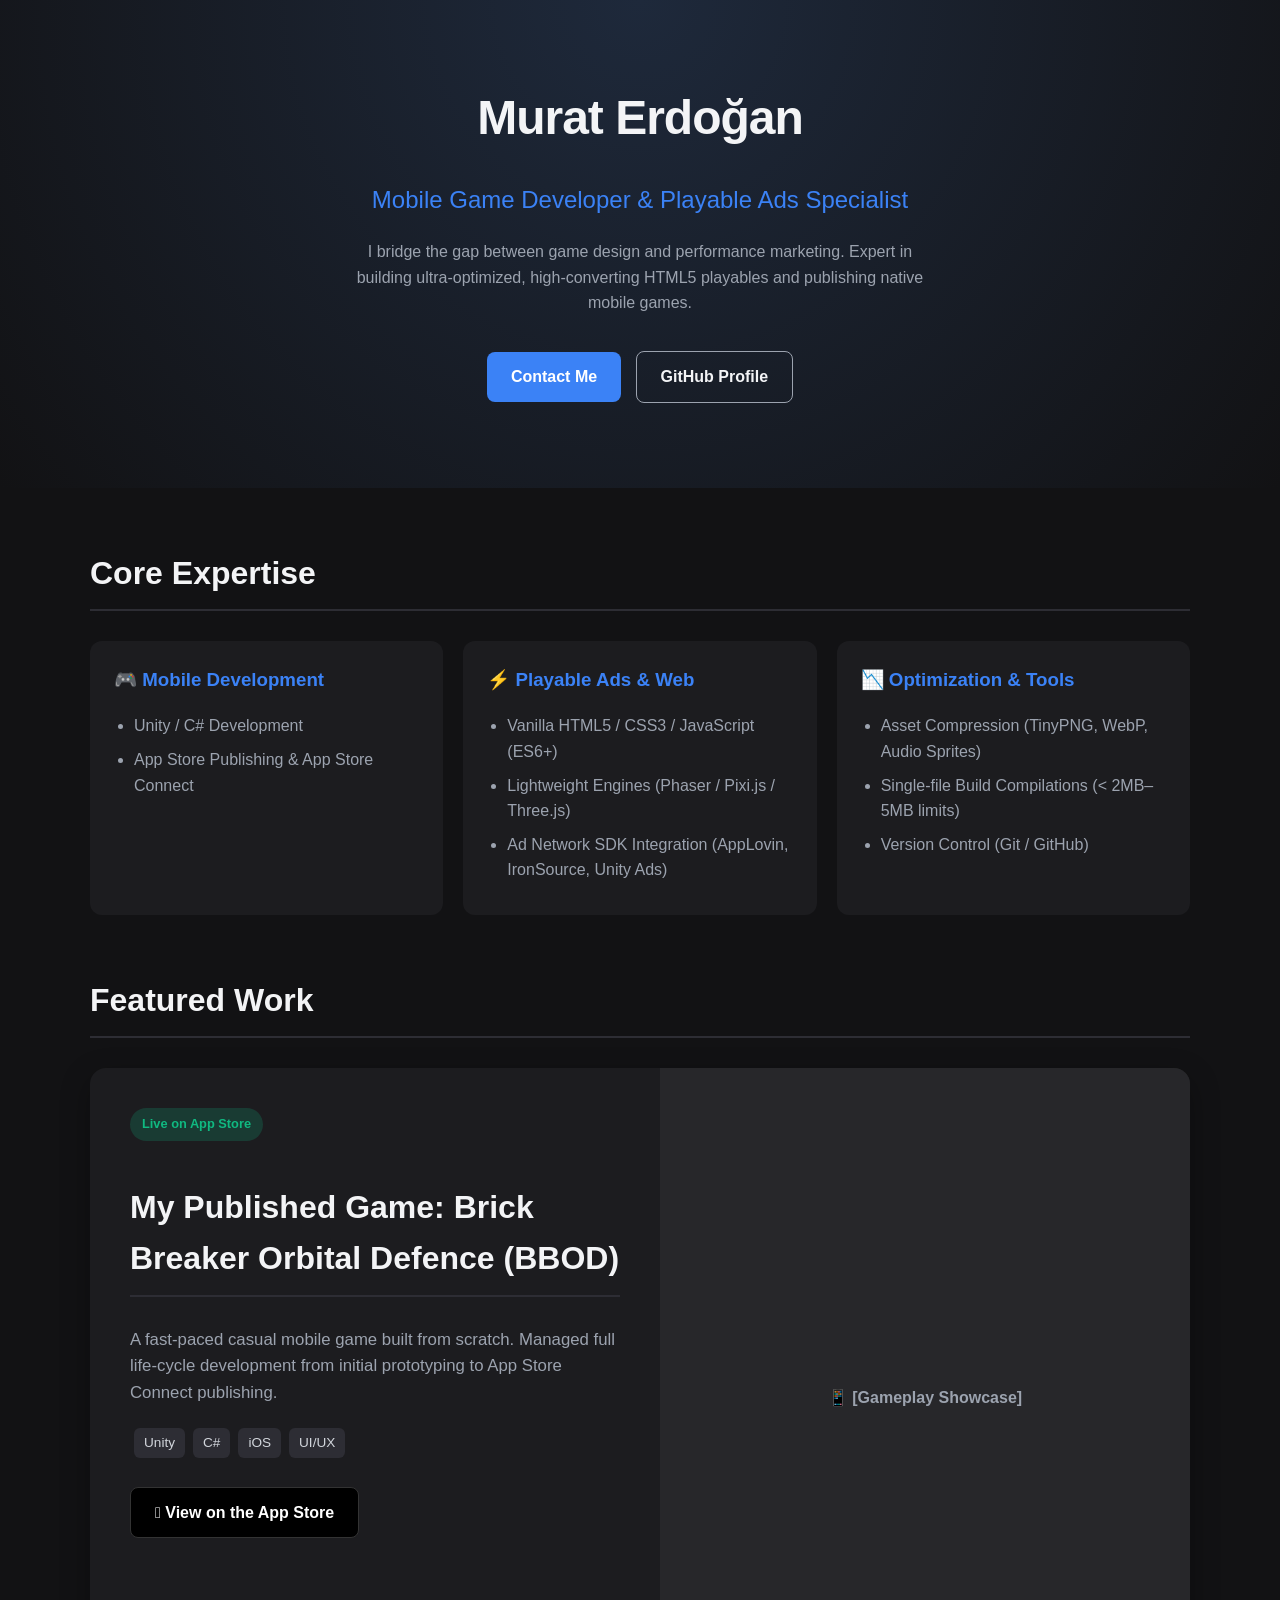
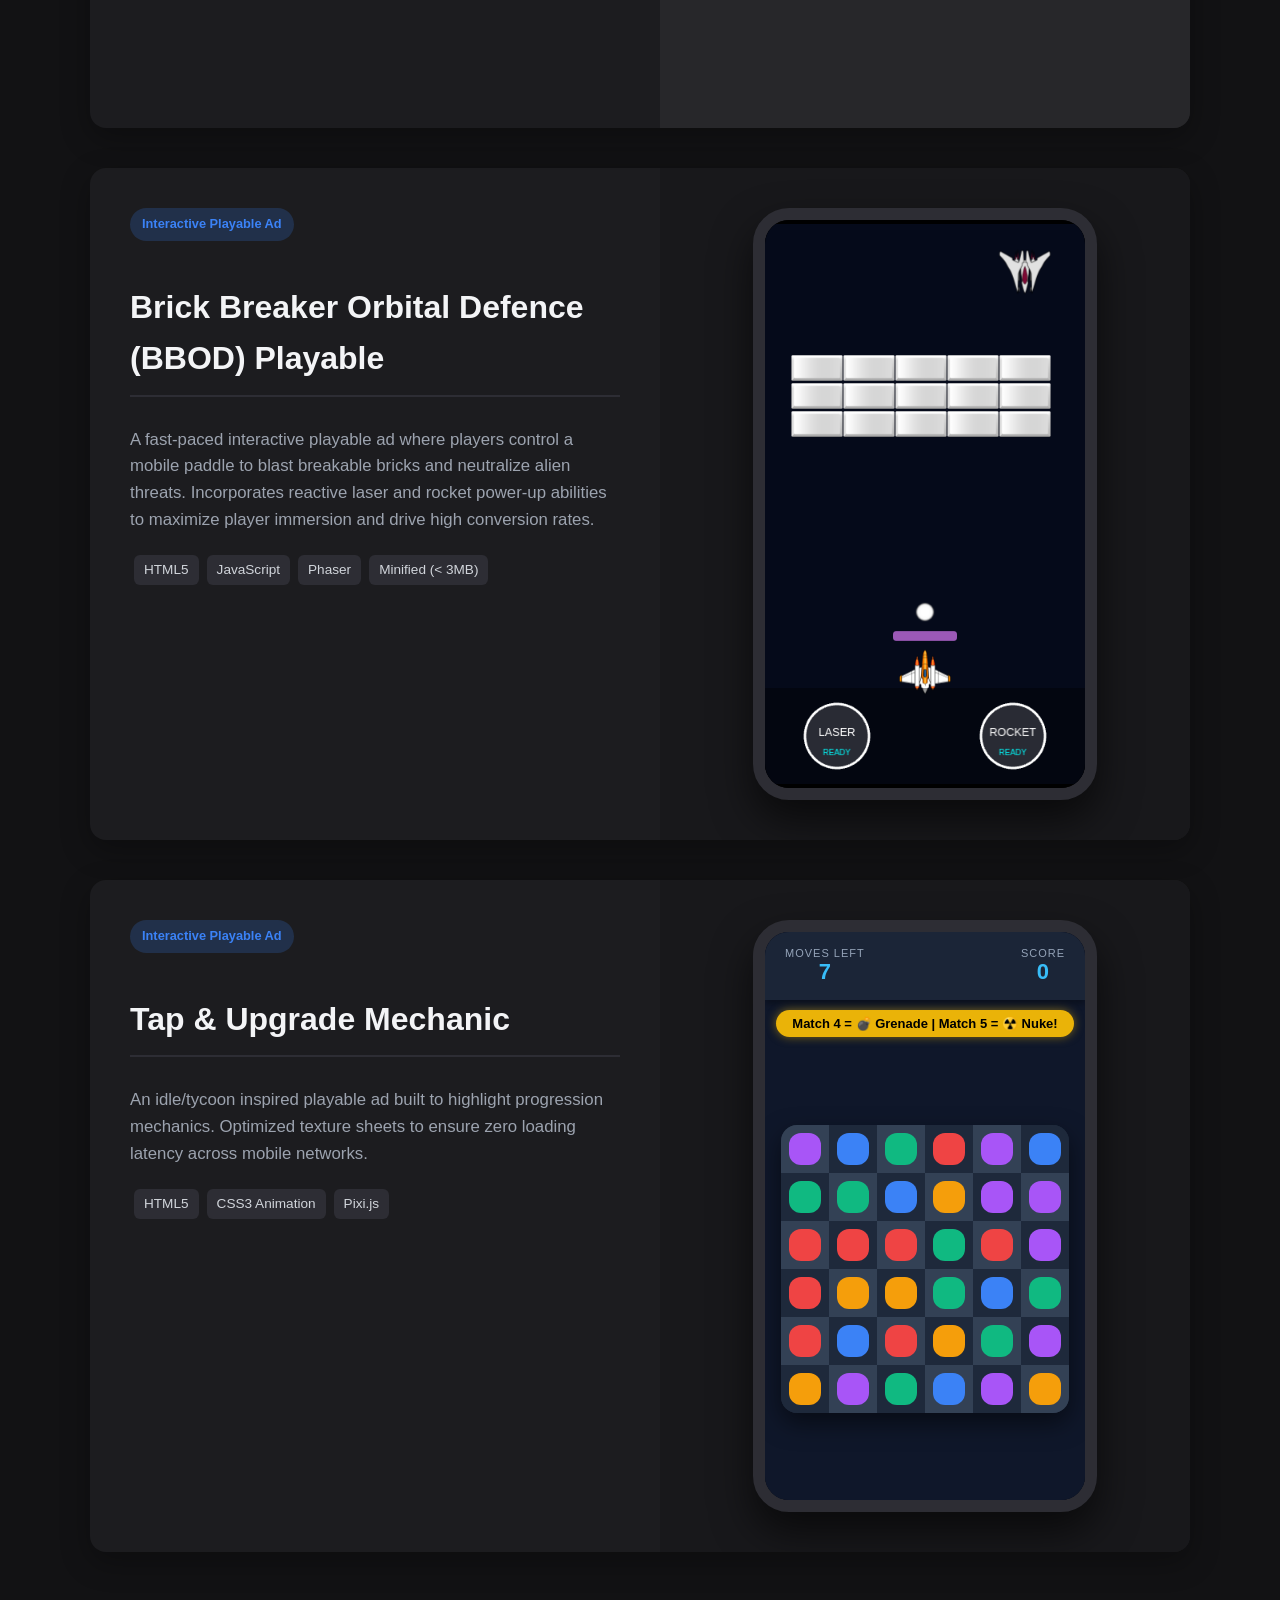
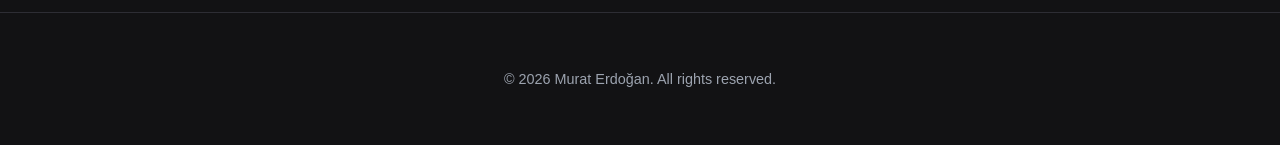
<file: index.html>
<!DOCTYPE html>
<html lang="en">
<head>
    <meta charset="UTF-8">
    <meta name="viewport" content="width=device-width, initial-scale=1.0">
    <title> Murat Erdoğan | Interactive & Playable Ads Developer</title>
    <link rel="stylesheet" href="style.css">
</head>
<body>

    <!-- Hero Header Section -->
    <header class="hero">
        <h1> Murat Erdoğan </h1>
        <p class="subtitle">Mobile Game Developer & Playable Ads Specialist</p>
        <p class="bio">I bridge the gap between game design and performance marketing. Expert in building ultra-optimized, high-converting HTML5 playables and publishing native mobile games.</p>
        <div class="hero-links">
            <a href="mailto:mur4t3rdogan1999@gmail.com" class="btn primary-btn">Contact Me</a>
            <a href="https://github.com" target="_blank" class="btn secondary-btn">GitHub Profile</a>
        </div>
    </header>

    <!-- Core Skills Matrix Section -->
    <section class="skills-section">
        <h2>Core Expertise</h2>
        <div class="skills-grid">
            <div class="skill-category">
                <h3>🎮 Mobile Development</h3>
                <ul>
                    <li>Unity / C# Development</li>
                    <li>App Store Publishing & App Store Connect</li>
                </ul>
            </div>
            <div class="skill-category">
                <h3>⚡ Playable Ads & Web</h3>
                <ul>
                    <li>Vanilla HTML5 / CSS3 / JavaScript (ES6+)</li>
                    <li>Lightweight Engines (Phaser / Pixi.js / Three.js)</li>
                    <li>Ad Network SDK Integration (AppLovin, IronSource, Unity Ads)</li>
                </ul>
            </div>
            <div class="skill-category">
                <h3>📉 Optimization & Tools</h3>
                <ul>
                    <li>Asset Compression (TinyPNG, WebP, Audio Sprites)</li>
                    <li>Single-file Build Compilations (< 2MB–5MB limits)</li>
                    <li>Version Control (Git / GitHub)</li>
                </ul>
            </div>
        </div>
    </section>

    <!-- Main Portfolio Showcase -->
    <section class="portfolio-section">
        <h2>Featured Work</h2>
        
        <div class="portfolio-container">
            
            <!-- App Store Game Highlight -->
            <div class="work-card app-card">
                <div class="card-info">
                    <span class="badge live-badge">Live on App Store</span>
                    <h2>My Published Game: Brick Breaker Orbital Defence (BBOD)</h2>
                    <p class="project-desc">A fast-paced casual mobile game built from scratch. Managed full life-cycle development from initial prototyping to App Store Connect publishing.</p>
                    <div class="tech-tags">
                        <span>Unity</span><span>C#</span><span>iOS</span><span>UI/UX</span>
                    </div>
                    <a href="https://apps.apple.com/tr/app/bbod/id6756983548?l=tr" target="_blank" class="store-btn">
                         View on the App Store
                    </a>
                </div>
                <!-- Optional: You can put a gameplay screenshot or video loop iframe here -->
                <div class="card-visual dummy-screenshot">
                    <div class="mock-gameplay">📱 [Gameplay Showcase]</div>
                </div>
            </div>

            <!-- Playable Ad Showcase 1 -->
            <div class="work-card playable-card">
                <div class="card-info">
                    <span class="badge playable-badge">Interactive Playable Ad</span>
                    <h2>Brick Breaker Orbital Defence (BBOD) Playable</h2>
                    <p class="project-desc">A fast-paced interactive playable ad where players control a mobile paddle to blast breakable bricks and neutralize alien threats. Incorporates reactive laser and rocket power-up abilities to maximize player immersion and drive high conversion rates.</p>
                    <div class="tech-tags">
                        <span>HTML5</span><span>JavaScript</span><span>Phaser</span><span>Minified (< 3MB)</span>
                    </div>
                </div>
                <div class="card-visual">
                    <div class="phone-frame">
                        <!-- Points to your local playable directory -->
                        <iframe src="playable_brick_breaker_v3.html" frameborder="0" scrolling="no"></iframe>
                    </div>
                </div>
            </div>

            <!-- Playable Ad Showcase 2 -->
            <div class="work-card playable-card">
                <div class="card-info">
                    <span class="badge playable-badge">Interactive Playable Ad</span>
                    <h2>Tap & Upgrade Mechanic</h2>
                    <p class="project-desc">An idle/tycoon inspired playable ad built to highlight progression mechanics. Optimized texture sheets to ensure zero loading latency across mobile networks.</p>
                    <div class="tech-tags">
                        <span>HTML5</span><span>CSS3 Animation</span><span>Pixi.js</span>
                    </div>
                </div>
                <div class="card-visual">
                    <div class="phone-frame">
                        <!-- Points to your second playable directory -->
                        <iframe src="match3core_playable.html" frameborder="0" scrolling="no"></iframe>
                    </div>
                </div>
            </div>

        </div>
    </section>

    <!-- Footer -->
    <footer>
        <p>&copy; 2026 Murat Erdoğan. All rights reserved.</p>
    </footer>

</body>
</html>
</file>
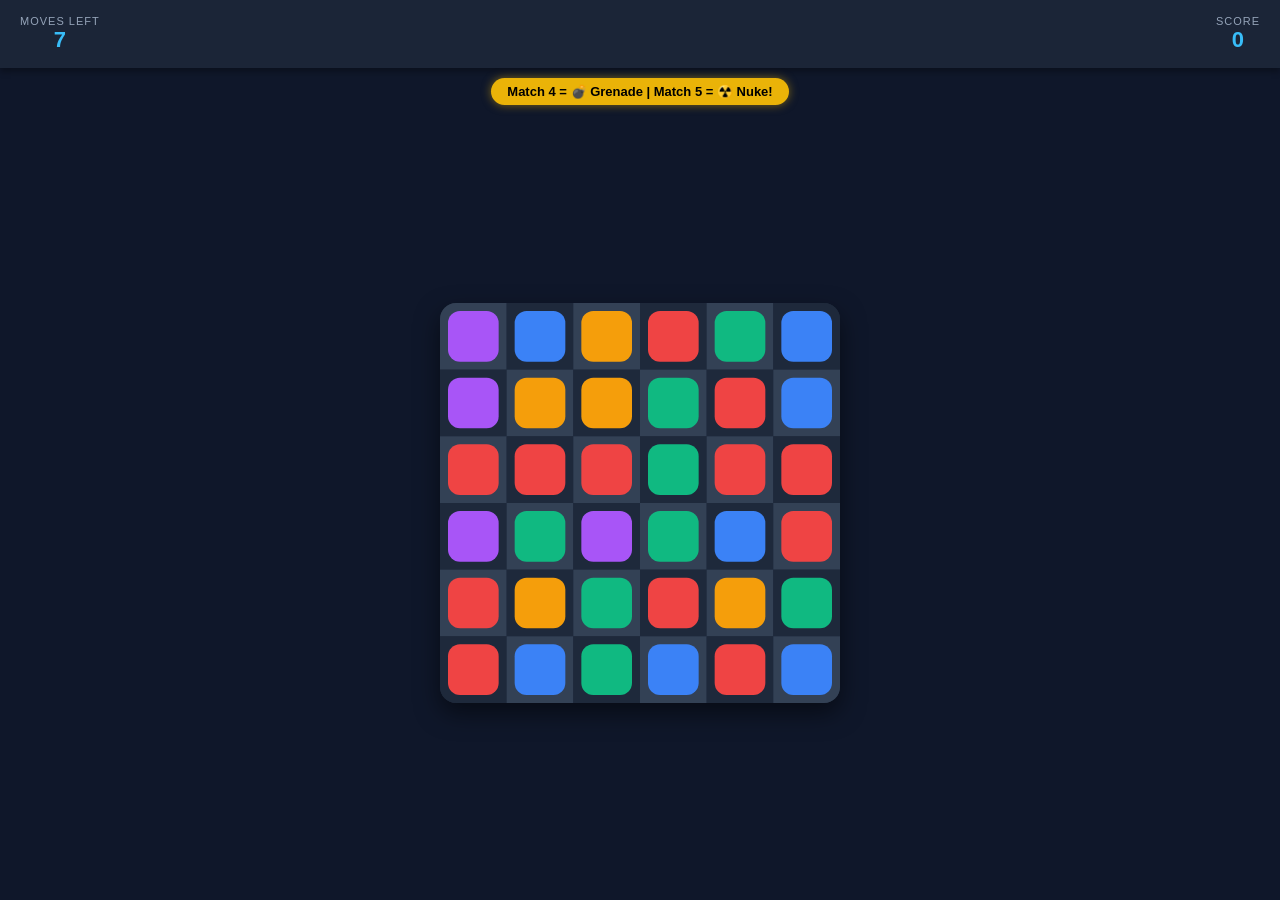
<file: match3core_playable.html>
<!DOCTYPE html>
<html lang="en">
<head>
    <meta charset="UTF-8">
    <meta name="viewport" content="width=device-width, initial-scale=1.0, maximum-scale=1.0, user-scalable=no">
    <title>Match 3 Playable Ad</title>
    <style>
        * {
            box-sizing: border-box;
            user-select: none;
            -webkit-user-select: none;
            margin: 0;
            padding: 0;
        }
        body, html {
            width: 100%;
            height: 100%;
            overflow: hidden;
            background-color: #0f172a;
            font-family: -apple-system, BlinkMacSystemFont, "Segoe UI", Roboto, sans-serif;
            display: flex;
            flex-direction: column;
            align-items: center;
            justify-content: space-between;
        }
        
        /* Header Stats Bar */
        #header {
            width: 100%;
            padding: 15px 20px;
            display: flex;
            justify-content: space-between;
            align-items: center;
            background: rgba(30, 41, 59, 0.8);
            color: #ffffff;
            box-shadow: 0 4px 6px rgba(0,0,0,0.3);
            z-index: 10;
        }
        .stat-box {
            text-align: center;
        }
        .stat-label {
            font-size: 11px;
            text-transform: uppercase;
            color: #94a3b8;
            letter-spacing: 1px;
        }
        .stat-value {
            font-size: 22px;
            font-weight: 800;
            color: #38bdf8;
        }

        /* Instructions Banner */
        #banner {
            background: #eab308;
            color: #000;
            font-weight: bold;
            font-size: 13px;
            padding: 6px 16px;
            border-radius: 20px;
            margin-top: 10px;
            text-align: center;
            box-shadow: 0 0 10px rgba(234, 179, 8, 0.5);
            animation: pulse 1.5s infinite;
        }

        /* Game Board Canvas */
        #game-container {
            position: relative;
            flex: 1;
            display: flex;
            align-items: center;
            justify-content: center;
            width: 100%;
        }
        canvas {
            background: #1e293b;
            border-radius: 16px;
            box-shadow: 0 10px 25px rgba(0, 0, 0, 0.5);
            touch-action: none;
        }

        /* Floating Endcard CTA */
        #end-card {
            position: absolute;
            top: 0; left: 0; width: 100%; height: 100%;
            background: rgba(15, 23, 42, 0.92);
            display: none;
            flex-direction: column;
            align-items: center;
            justify-content: center;
            z-index: 100;
            opacity: 0;
            transition: opacity 0.5s ease;
        }
        #end-card.active {
            display: flex;
            opacity: 1;
        }
        .cta-title {
            color: #fff;
            font-size: 28px;
            font-weight: 900;
            margin-bottom: 8px;
            text-align: center;
        }
        .cta-subtitle {
            color: #94a3b8;
            font-size: 14px;
            margin-bottom: 24px;
            text-align: center;
        }
        .cta-btn {
            background: linear-gradient(135deg, #22c55e, #16a34a);
            color: white;
            font-size: 20px;
            font-weight: 800;
            padding: 16px 40px;
            border-radius: 50px;
            border: none;
            cursor: pointer;
            box-shadow: 0 10px 20px rgba(34, 197, 94, 0.4);
            animation: bounce 1.2s infinite alternate;
            text-decoration: none;
            text-transform: uppercase;
        }

        @keyframes pulse {
            0%, 100% { transform: scale(1); }
            50% { transform: scale(1.05); }
        }
        @keyframes bounce {
            from { transform: translateY(0); }
            to { transform: translateY(-8px); }
        }
    </style>
</head>
<body>

    <div id="header">
        <div class="stat-box">
            <div class="stat-label">Moves Left</div>
            <div class="stat-value" id="moves-text">7</div>
        </div>
        <div class="stat-box">
            <div class="stat-label">Score</div>
            <div class="stat-value" id="score-text">0</div>
        </div>
    </div>

    <div id="banner">Match 4 = 💣 Grenade | Match 5 = ☢️ Nuke!</div>

    <div id="game-container">
        <canvas id="canvas"></canvas>
    </div>

    <div id="end-card">
        <div class="cta-title">UNSTOPPABLE! 💣☢️</div>
        <div class="cta-subtitle">Can you master all levels? Play Now!</div>
        <button class="cta-btn" onclick="triggerCTA()">INSTALL NOW</button>
    </div>

    <script>
        const GRID_SIZE = 6;
        const COLORS = ['#ef4444', '#3b82f6', '#10b981', '#f59e0b', '#a855f7'];
        
        let canvas = document.getElementById('canvas');
        let ctx = canvas.getContext('2d');
        
        let board = [];
        let moves = 7;
        let score = 0;
        let cellSize = 0;
        let selectedTile = null;
        let isAnimating = false;

        // Custom Ease Out Quad for smooth motion
        function easeOutQuad(t) { return t * (2 - t); }
        function easeOutBounce(t) {
            if (t < (1 / 2.75)) {
                return 7.5625 * t * t;
            } else if (t < (2 / 2.75)) {
                return 7.5625 * (t -= (1.5 / 2.75)) * t + 0.75;
            } else if (t < (2.5 / 2.75)) {
                return 7.5625 * (t -= (2.25 / 2.75)) * t + 0.9375;
            } else {
                return 7.5625 * (t -= (2.625 / 2.75)) * t + 0.984375;
            }
        }

        class Tile {
            constructor(r, c, type = 'normal', color = COLORS[0]) {
                this.r = r;
                this.c = c;
                this.type = type;
                this.color = color;
                
                // Position and Animation State
                this.x = c * cellSize;
                this.y = r * cellSize;
                this.targetX = this.x;
                this.targetY = this.y;
                this.scale = 1;
                this.targetScale = 1;
                this.alpha = 1;
                this.targetAlpha = 1;
            }

            update(cellSize) {
                this.x += (this.targetX - this.x) * 0.25;
                this.y += (this.targetY - this.y) * 0.25;
                this.scale += (this.targetScale - this.scale) * 0.25;
                this.alpha += (this.targetAlpha - this.alpha) * 0.25;
            }

            draw(ctx, cellSize, isSelected) {
                let size = cellSize * this.scale;
                let offset = (cellSize - size) / 2;
                let drawX = this.x + offset;
                let drawY = this.y + offset;

                ctx.save();
                ctx.globalAlpha = Math.max(0, this.alpha);

                if (isSelected) {
                    ctx.strokeStyle = '#ffffff';
                    ctx.lineWidth = 4;
                    ctx.strokeRect(this.c * cellSize + 4, this.r * cellSize + 4, cellSize - 8, cellSize - 8);
                }

                let padding = 8;
                let radius = 12;

                if (this.type === 'normal') {
                    drawRoundedRect(ctx, drawX + padding, drawY + padding, size - padding * 2, size - padding * 2, radius, this.color);
                } else if (this.type === 'grenade') {
                    drawRoundedRect(ctx, drawX + padding, drawY + padding, size - padding * 2, size - padding * 2, radius, '#dc2626');
                    ctx.font = `${size * 0.45}px sans-serif`;
                    ctx.textAlign = 'center';
                    ctx.textBaseline = 'middle';
                    ctx.fillText('💣', drawX + size / 2, drawY + size / 2);
                } else if (this.type === 'nuke') {
                    drawRoundedRect(ctx, drawX + padding, drawY + padding, size - padding * 2, size - padding * 2, radius, '#eab308');
                    ctx.font = `${size * 0.45}px sans-serif`;
                    ctx.textAlign = 'center';
                    ctx.textBaseline = 'middle';
                    ctx.fillText('☢️', drawX + size / 2, drawY + size / 2);
                }

                ctx.restore();
            }
        }

        function drawRoundedRect(ctx, x, y, w, h, r, color) {
            ctx.fillStyle = color;
            ctx.beginPath();
            ctx.roundRect(x, y, w, h, r);
            ctx.fill();
        }

        function init() {
            let containerWidth = document.getElementById('game-container').clientWidth - 32;
            let containerHeight = document.getElementById('game-container').clientHeight - 32;
            let size = Math.min(containerWidth, containerHeight, 400);
            
            canvas.width = size;
            canvas.height = size;
            cellSize = size / GRID_SIZE;

            createBoard();
            gameLoop();

            canvas.addEventListener('pointerdown', handleInput);
        }

        function createBoard() {
            for (let r = 0; r < GRID_SIZE; r++) {
                board[r] = [];
                for (let c = 0; c < GRID_SIZE; c++) {
                    let colorIndex = Math.floor(Math.random() * COLORS.length);
                    board[r][c] = new Tile(r, c, 'normal', COLORS[colorIndex]);
                }
            }

            // Guaranteed setup for Match-4 & Special Combos
            board[2][0] = new Tile(2, 0, 'normal', COLORS[0]);
            board[2][1] = new Tile(2, 1, 'normal', COLORS[0]);
            board[2][2] = new Tile(2, 2, 'normal', COLORS[0]);
            board[2][4] = new Tile(2, 4, 'normal', COLORS[0]);
        }

        function gameLoop() {
            ctx.clearRect(0, 0, canvas.width, canvas.height);

            // Draw Background Grid
            for (let r = 0; r < GRID_SIZE; r++) {
                for (let c = 0; c < GRID_SIZE; c++) {
                    ctx.fillStyle = (r + c) % 2 === 0 ? '#334155' : '#1e293b';
                    ctx.fillRect(c * cellSize, r * cellSize, cellSize, cellSize);
                }
            }

            // Update & Render Tiles
            for (let r = 0; r < GRID_SIZE; r++) {
                for (let c = 0; c < GRID_SIZE; c++) {
                    let tile = board[r][c];
                    if (tile) {
                        tile.update(cellSize);
                        let isSel = selectedTile && selectedTile.r === r && selectedTile.c === c;
                        tile.draw(ctx, cellSize, isSel);
                    }
                }
            }

            requestAnimationFrame(gameLoop);
        }

        function handleInput(e) {
            if (isAnimating || moves <= 0) return;

            let rect = canvas.getBoundingClientRect();
            let c = Math.floor((e.clientX - rect.left) / cellSize);
            let r = Math.floor((e.clientY - rect.top) / cellSize);

            if (r < 0 || r >= GRID_SIZE || c < 0 || c >= GRID_SIZE) return;

            if (!selectedTile) {
                selectedTile = { r, c };
            } else {
                let rDiff = Math.abs(selectedTile.r - r);
                let cDiff = Math.abs(selectedTile.c - c);

                if ((rDiff === 1 && cDiff === 0) || (rDiff === 0 && cDiff === 1)) {
                    animateSwap(selectedTile.r, selectedTile.c, r, c);
                    selectedTile = null;
                } else {
                    selectedTile = { r, c };
                }
            }
        }

        function animateSwap(r1, c1, r2, c2) {
            isAnimating = true;

            let tile1 = board[r1][c1];
            let tile2 = board[r2][c2];

            // Set targets for smooth tweening swap
            tile1.targetX = c2 * cellSize;
            tile1.targetY = r2 * cellSize;
            tile1.r = r2; tile1.c = c2;

            tile2.targetX = c1 * cellSize;
            tile2.targetY = r1 * cellSize;
            tile2.r = r1; tile2.c = c1;

            board[r1][c1] = tile2;
            board[r2][c2] = tile1;

            setTimeout(() => {
                // Check if Grenade or Nuke was swapped with ANY tile
                if (tile1.type === 'grenade' || tile2.type === 'grenade' ||
                    tile1.type === 'nuke' || tile2.type === 'nuke') {
                    
                    moves--;
                    document.getElementById('moves-text').innerText = moves;
                    
                    if (tile1.type === 'grenade') triggerGrenade(tile1.r, tile1.c);
                    if (tile2.type === 'grenade') triggerGrenade(tile2.r, tile2.c);
                    if (tile1.type === 'nuke' || tile2.type === 'nuke') triggerNuke();

                    processPostExplosion();
                    return;
                }

                let matches = checkMatches();

                if (matches.length > 0) {
                    moves--;
                    document.getElementById('moves-text').innerText = moves;
                    processMatches(matches, r2, c2);
                } else {
                    // Revert Swap with Tween animation if valid match wasn't found
                    tile1.targetX = c1 * cellSize;
                    tile1.targetY = r1 * cellSize;
                    tile1.r = r1; tile1.c = c1;

                    tile2.targetX = c2 * cellSize;
                    tile2.targetY = r2 * cellSize;
                    tile2.r = r2; tile2.c = c2;

                    board[r1][c1] = tile1;
                    board[r2][c2] = tile2;

                    setTimeout(() => { isAnimating = false; }, 250);
                }
            }, 250);
        }

        function checkMatches() {
            let matched = [];

            // Horizontal Matches
            for (let r = 0; r < GRID_SIZE; r++) {
                let matchLength = 1;
                for (let c = 0; c < GRID_SIZE; c++) {
                    let checkNext = c < GRID_SIZE - 1 && board[r][c] && board[r][c+1] && 
                                    board[r][c].color === board[r][c+1].color &&
                                    board[r][c].type === 'normal';
                    if (checkNext) {
                        matchLength++;
                    } else {
                        if (matchLength >= 3) {
                            let matchGroup = [];
                            for (let i = 0; i < matchLength; i++) matchGroup.push({ r, c: c - i });
                            matched.push(matchGroup);
                        }
                        matchLength = 1;
                    }
                }
            }

            // Vertical Matches
            for (let c = 0; c < GRID_SIZE; c++) {
                let matchLength = 1;
                for (let r = 0; r < GRID_SIZE; r++) {
                    let checkNext = r < GRID_SIZE - 1 && board[r][c] && board[r+1][c] && 
                                    board[r][c].color === board[r+1][c].color &&
                                    board[r][c].type === 'normal';
                    if (checkNext) {
                        matchLength++;
                    } else {
                        if (matchLength >= 3) {
                            let matchGroup = [];
                            for (let i = 0; i < matchLength; i++) matchGroup.push({ r: r - i, c });
                            matched.push(matchGroup);
                        }
                        matchLength = 1;
                    }
                }
            }

            return matched;
        }

        function processMatches(matchGroups, targetR, targetC) {
            let specialToSpawn = null;

            matchGroups.forEach(group => {
                score += group.length * 100;
                
                if (group.length === 4) {
                    specialToSpawn = { r: targetR, c: targetC, type: 'grenade' };
                } else if (group.length >= 5) {
                    specialToSpawn = { r: targetR, c: targetC, type: 'nuke' };
                }

                group.forEach(coord => {
                    let tile = board[coord.r][coord.c];
                    if (tile) {
                        tile.targetScale = 0;
                        tile.targetAlpha = 0;
                    }
                });
            });

            document.getElementById('score-text').innerText = score;

            setTimeout(() => {
                matchGroups.forEach(group => {
                    group.forEach(coord => { board[coord.r][coord.c] = null; });
                });

                if (specialToSpawn) {
                    let tile = new Tile(specialToSpawn.r, specialToSpawn.c, specialToSpawn.type, '#ffffff');
                    tile.scale = 0;
                    tile.targetScale = 1;
                    board[specialToSpawn.r][specialToSpawn.c] = tile;
                }

                processPostExplosion();
            }, 250);
        }

        function triggerGrenade(r, c) {
            score += 500;
            for (let dr = -1; dr <= 1; dr++) {
                for (let dc = -1; dc <= 1; dc++) {
                    let nr = r + dr;
                    let nc = c + dc;
                    if (nr >= 0 && nr < GRID_SIZE && nc >= 0 && nc < GRID_SIZE && board[nr][nc]) {
                        board[nr][nc].targetScale = 0;
                        board[nr][nc].targetAlpha = 0;
                    }
                }
            }
        }

        function triggerNuke() {
            score += 2000;
            for (let r = 0; r < GRID_SIZE; r++) {
                for (let c = 0; c < GRID_SIZE; c++) {
                    if (board[r][c]) {
                        board[r][c].targetScale = 0;
                        board[r][c].targetAlpha = 0;
                    }
                }
            }
        }

        function processPostExplosion() {
            document.getElementById('score-text').innerText = score;

            setTimeout(() => {
                for (let r = 0; r < GRID_SIZE; r++) {
                    for (let c = 0; c < GRID_SIZE; c++) {
                        if (board[r][c] && board[r][c].targetScale === 0) {
                            board[r][c] = null;
                        }
                    }
                }
                applyGravity();
            }, 250);
        }

        function applyGravity() {
            for (let c = 0; c < GRID_SIZE; c++) {
                let emptyRow = GRID_SIZE - 1;
                for (let r = GRID_SIZE - 1; r >= 0; r--) {
                    if (board[r][c] !== null) {
                        let tile = board[r][c];
                        board[emptyRow][c] = tile;
                        if (emptyRow !== r) {
                            board[r][c] = null;
                        }
                        tile.r = emptyRow;
                        tile.c = c;
                        tile.targetY = emptyRow * cellSize;
                        emptyRow--;
                    }
                }

                // Drop down new tiles from top
                for (let r = emptyRow; r >= 0; r--) {
                    let colorIndex = Math.floor(Math.random() * COLORS.length);
                    let tile = new Tile(r, c, 'normal', COLORS[colorIndex]);
                    tile.y = -cellSize * (emptyRow - r + 1); // Start offscreen top
                    tile.targetY = r * cellSize;
                    board[r][c] = tile;
                }
            }

            setTimeout(() => {
                if (moves <= 0) {
                    showEndCard();
                } else {
                    isAnimating = false;
                }
            }, 350);
        }

        function showEndCard() {
            let endCard = document.getElementById('end-card');
            endCard.classList.add('active');
        }

        function triggerCTA() {
            if (window.mraid) {
                window.mraid.open("https://apps.apple.com/tr/app/bbod/id6756983548?l=tr");
            } else {
                window.open("https://apps.apple.com/tr/app/bbod/id6756983548?l=tr", "_blank");
            }
        }

        window.onload = init;
        window.onresize = init;
    </script>
</body>
</html>
</file>
<file: style.css>
:root {
    --bg-dark: #121214;
    --bg-card: #1c1c1f;
    --accent-blue: #3b82f6;
    --accent-green: #10b981;
    --text-main: #f3f4f6;
    --text-muted: #9ca3af;
}

body {
    font-family: -apple-system, BlinkMacSystemFont, "Segoe UI", Roboto, Helvetica, Arial, sans-serif;
    background-color: var(--bg-dark);
    color: var(--text-main);
    margin: 0;
    padding: 0;
    line-height: 1.6;
}

/* Hero Section */
.hero {
    text-align: center;
    padding: 80px 20px;
    background: radial-gradient(circle at top, #1e293b 0%, #121214 100%);
}
.hero h1 { font-size: 3rem; margin: 0 0 10px 0; letter-spacing: -1px; }
.subtitle { font-size: 1.5rem; color: var(--accent-blue); margin-bottom: 20px; font-weight: 500; }
.bio { max-width: 600px; margin: 0 auto 30px auto; color: var(--text-muted); }
.btn { padding: 12px 24px; border-radius: 8px; font-weight: bold; text-decoration: none; display: inline-block; margin: 5px; }
.primary-btn { background-color: var(--accent-blue); color: #fff; }
.secondary-btn { border: 1px solid var(--text-muted); color: var(--text-main); }

/* Skills Grid */
.skills-section, .portfolio-section { max-width: 1100px; margin: 60px auto; padding: 0 20px; }
h2 { font-size: 2rem; border-bottom: 2px solid #2d2d34; padding-bottom: 10px; margin-bottom: 30px; }
.skills-grid { display: grid; grid-template-columns: repeat(auto-fit, minmax(300px, 1fr)); gap: 20px; }
.skill-category { background: var(--bg-card); padding: 24px; border-radius: 12px; }
.skill-category h3 { margin-top: 0; color: var(--accent-blue); }
.skill-category ul { padding-left: 20px; margin-bottom: 0; color: var(--text-muted); }
.skill-category li { margin-bottom: 8px; }

/* Portfolio Cards */
.portfolio-container { display: flex; flex-direction: column; gap: 40px; }
.work-card { background: var(--bg-card); border-radius: 16px; display: flex; flex-wrap: wrap; overflow: hidden; box-shadow: 0 10px 30px rgba(0,0,0,0.3); }
.card-info { flex: 1; padding: 40px; min-width: 300px; }
.card-visual { flex: 1; min-width: 300px; background: #18181b; display: flex; justify-content: center; align-items: center; padding: 40px 20px; min-height: 580px; }

/* Badges & Tags */
.badge { display: inline-block; padding: 6px 12px; border-radius: 20px; font-size: 0.8rem; font-weight: bold; margin-bottom: 15px; }
.live-badge { background-color: rgba(16, 185, 129, 0.2); color: var(--accent-green); }
.playable-badge { background-color: rgba(59, 130, 246, 0.2); color: var(--accent-blue); }
.project-desc { color: var(--text-muted); font-size: 1.05rem; }
.tech-tags span { display: inline-block; background: #2d2d34; padding: 4px 10px; border-radius: 6px; font-size: 0.85rem; margin: 4px; color: #d1d5db; }

/* Interactive Elements & Frames */
.store-btn { display: inline-block; margin-top: 25px; background: #000; color: #fff; padding: 12px 24px; border-radius: 8px; text-decoration: none; font-weight: 600; border: 1px solid #333; }
.dummy-screenshot { background: #27272a; color: var(--text-muted); font-weight: bold; }

/* Optimized Phone Frame & Iframe */
.phone-frame {
    width: 320px;
    height: 568px; /* Standard 16:9 mobile viewport ratio */
    border: 12px solid #2d2d34;
    border-radius: 36px;
    overflow: hidden;
    background: #000;
    box-shadow: 0 20px 40px rgba(0, 0, 0, 0.6);
    position: relative;
    max-width: 100%;
}

.phone-frame iframe {
    width: 100%;
    height: 100%;
    border: none;
    display: block;
}

footer { text-align: center; color: var(--text-muted); padding: 40px 20px; font-size: 0.9rem; border-top: 1px solid #2d2d34; margin-top: 8px; }

/* Responsive adjustments */
@media (max-width: 768px) {
    .work-card { flex-direction: column; }
    .card-visual { min-height: auto; padding: 30px 10px; }
    .phone-frame {
        width: 280px;
        height: 497px; /* Maintains 16:9 ratio on smaller mobile displays */
    }
}
</file>
